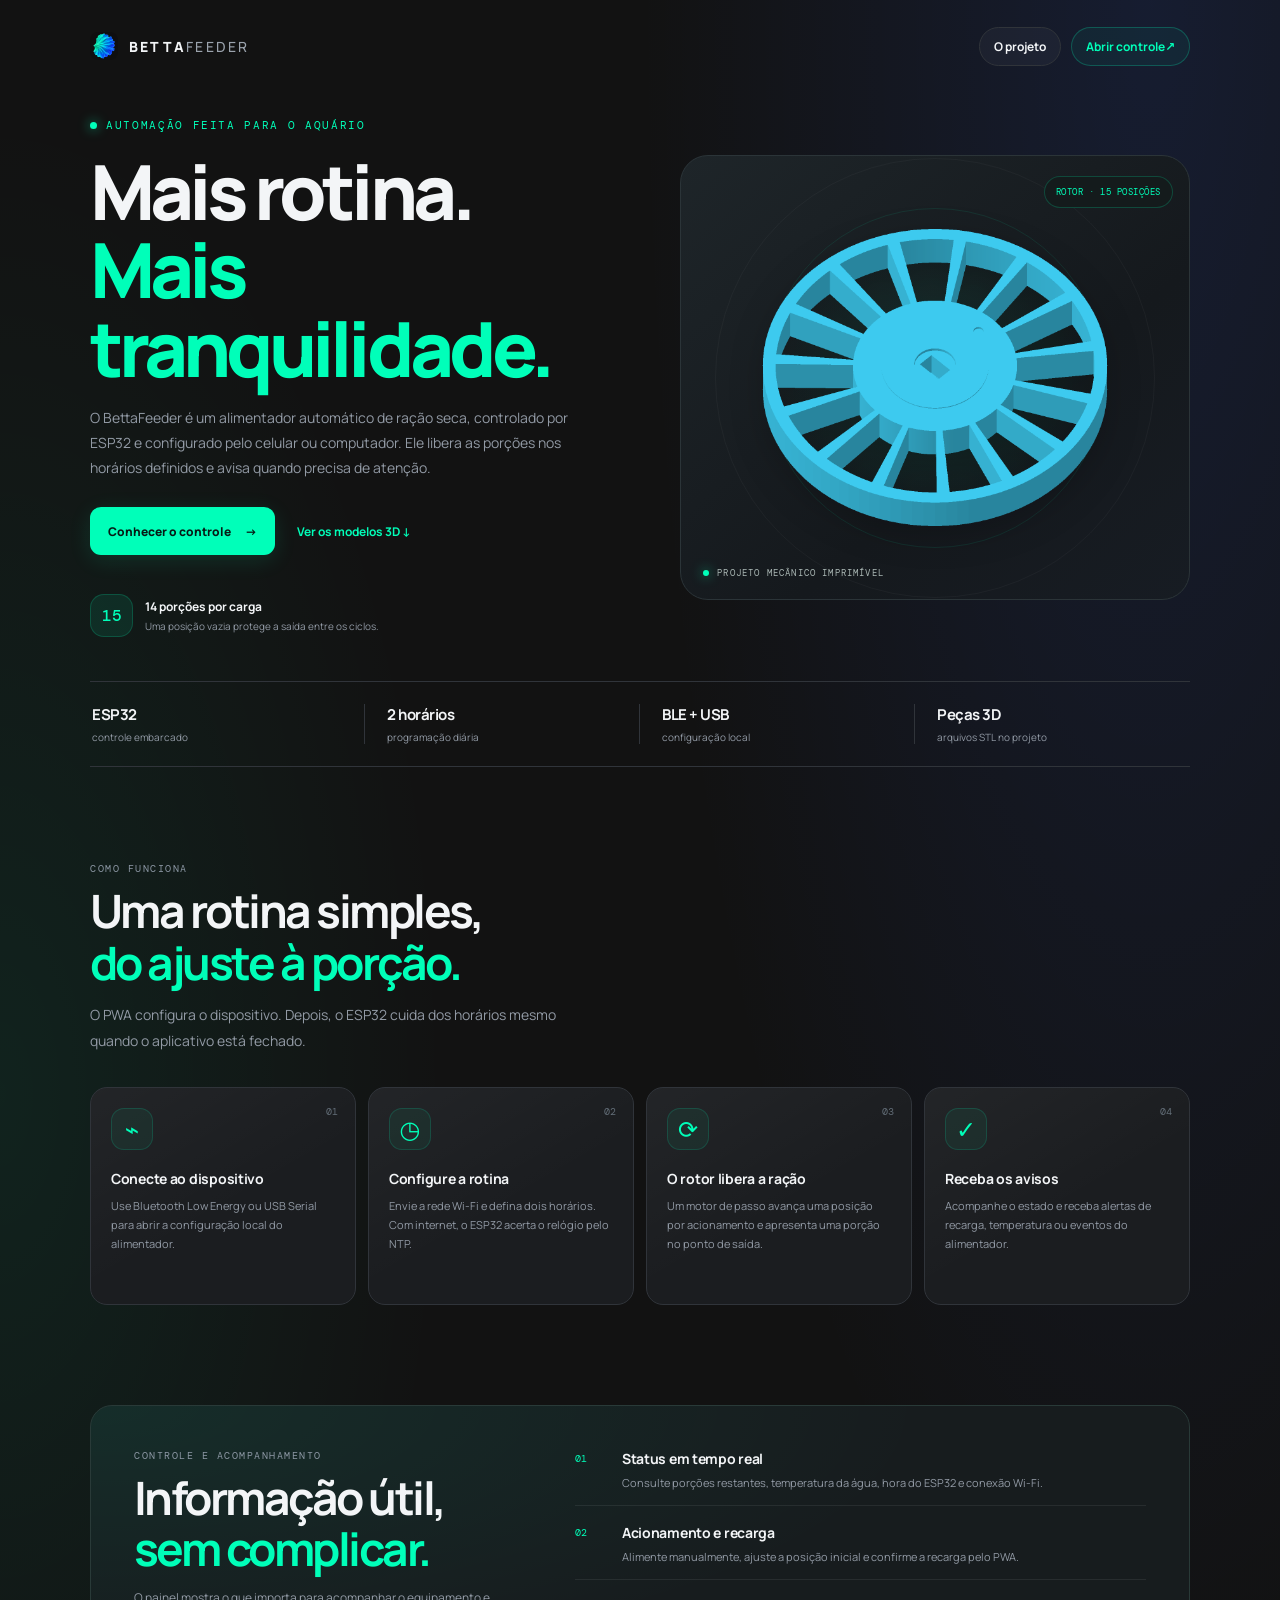
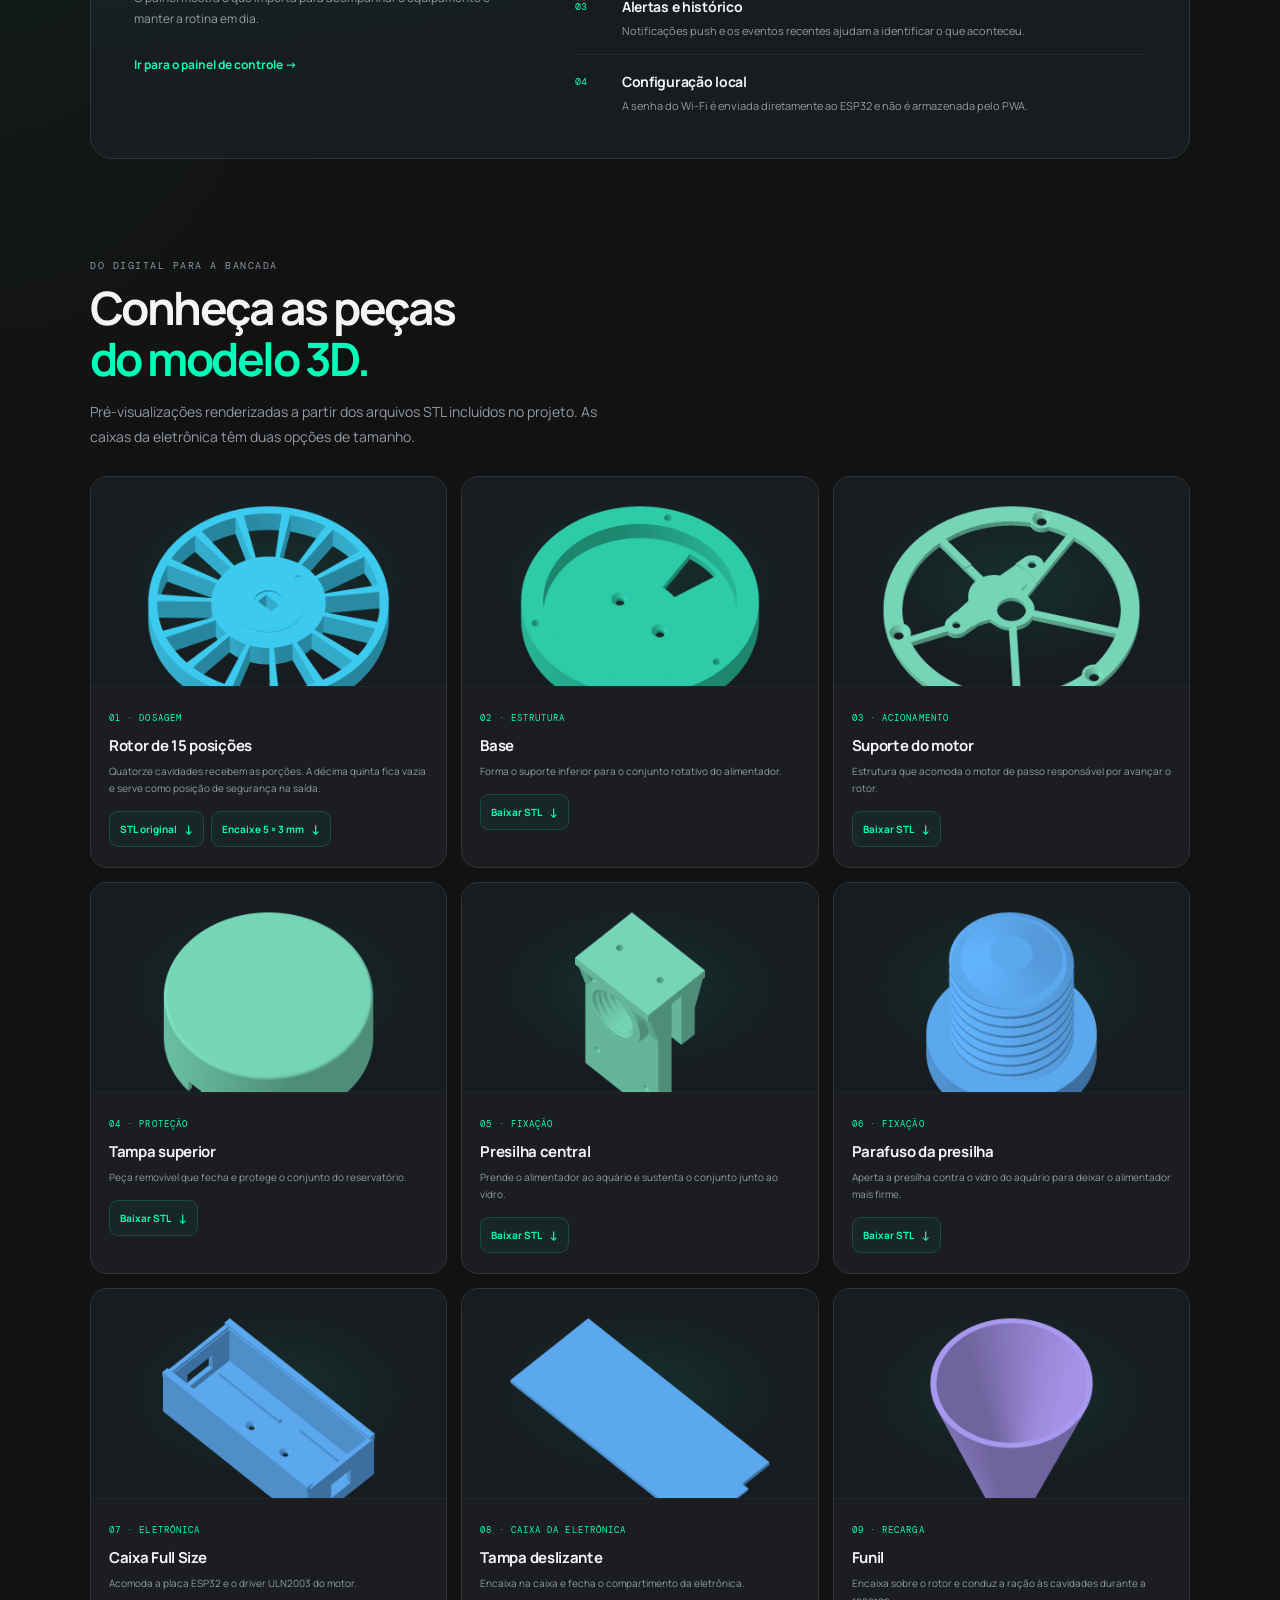
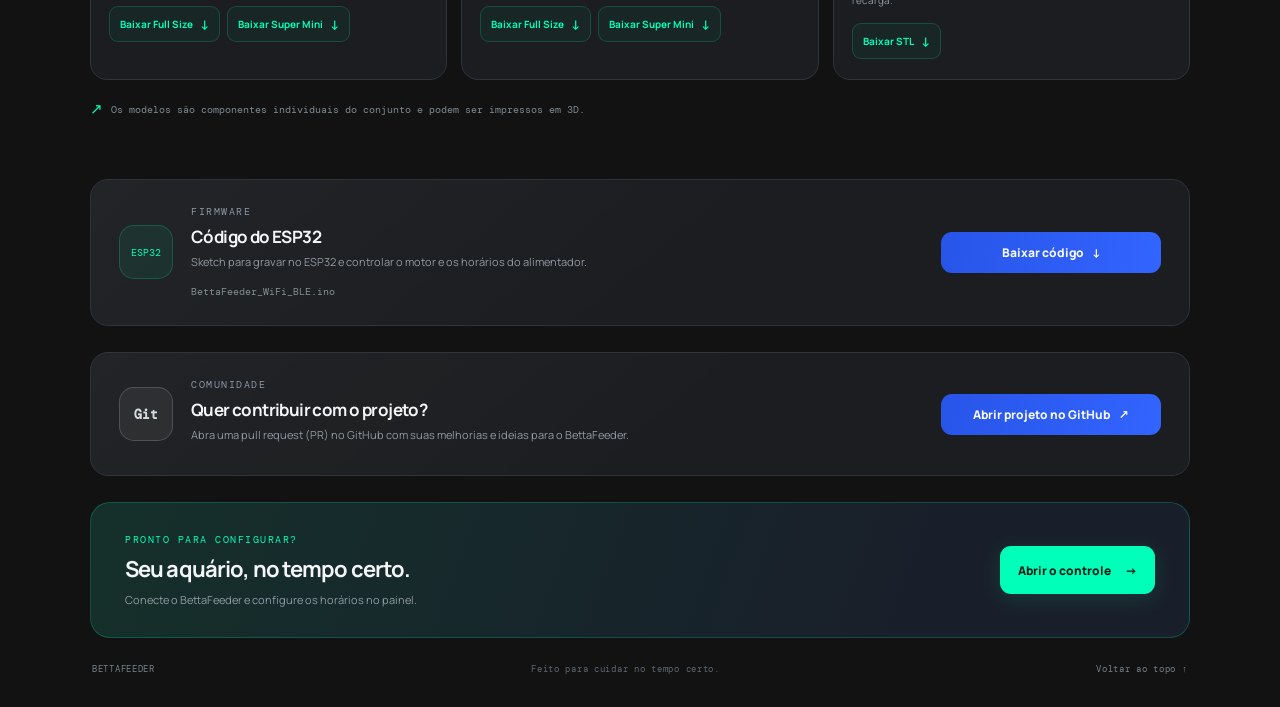
<file: sobre.html>
﻿<!doctype html>
<html lang="pt-BR">

<head>
	<meta charset="utf-8">
	<meta name="viewport" content="width=device-width,initial-scale=1,viewport-fit=cover">
	<meta name="theme-color" content="#121212">
	<meta name="description" content="Conheça o BettaFeeder: alimentador automático de aquário com ESP32, horários programáveis e peças 3D imprimíveis.">
	<title>BettaFeeder · Conheça o projeto</title>
	<link rel="canonical" href="https://betta-feeder.elfolz.app.br/sobre.html">
	<meta property="og:type" content="website">
	<meta property="og:site_name" content="BettaFeeder">
	<meta property="og:locale" content="pt_BR">
	<meta property="og:url" content="https://betta-feeder.elfolz.app.br/sobre.html">
	<meta property="og:title" content="BettaFeeder | Alimentação automática para aquários">
	<meta property="og:description" content="Conheça o alimentador automático BettaFeeder: ESP32, horários programáveis, alertas e modelos imprimíveis em 3D.">
	<meta property="og:image" content="https://betta-feeder.elfolz.app.br/images/og/projeto.png">
	<meta property="og:image:type" content="image/png">
	<meta property="og:image:width" content="1200">
	<meta property="og:image:height" content="630">
	<meta property="og:image:alt" content="Rotor do BettaFeeder em 3D ao lado do título Mais rotina. Mais tranquilidade.">
	<meta name="twitter:card" content="summary_large_image">
	<meta name="twitter:title" content="BettaFeeder | Alimentação automática para aquários">
	<meta name="twitter:description" content="Conheça o alimentador automático BettaFeeder: ESP32, horários programáveis, alertas e modelos imprimíveis em 3D.">
	<meta name="twitter:image" content="https://betta-feeder.elfolz.app.br/images/og/projeto.png">
	<meta name="twitter:image:alt" content="Rotor do BettaFeeder em 3D ao lado do título Mais rotina. Mais tranquilidade.">
	<link rel="manifest" href="./manifest.webmanifest">
	<link rel="icon" href="./icons/icon-192.png">
	<link rel="stylesheet" href="./styles.css">
	<link rel="stylesheet" href="./landing-page.css">
</head>

<body>
	<main class="app-shell landing-shell" id="top">
		<header class="topbar">
			<a class="brand" href="./" aria-label="BettaFeeder controle"><img class="brand-mark" src="./icons/icon-192.png"
					alt="" aria-hidden="true"><span>BETTA<span class="brand-light">FEEDER</span></span></a>
			<nav class="site-nav" aria-label="Navegação principal"><a class="nav-link active" href="./sobre.html"
					aria-current="page">O projeto</a><a class="nav-link nav-cta" href="./">Abrir controle <span
						aria-hidden="true">↗</span></a></nav>
		</header>

		<section class="landing-hero">
			<div class="landing-copy">
				<div class="eyebrow"><span class="pulse-dot"></span> AUTOMAÇÃO FEITA PARA O AQUÁRIO</div>
				<h1>Mais rotina.<br><span>Mais tranquilidade.</span></h1>
				<p>O BettaFeeder é um alimentador automático de ração seca, controlado por ESP32 e configurado pelo celular ou
					computador. Ele libera as porções nos horários definidos e avisa quando precisa de atenção.</p>
				<div class="hero-actions"><a class="button button-primary landing-button" href="./">Conhecer o controle <span
							aria-hidden="true">→</span></a><a class="text-link" href="#modelos">Ver os modelos 3D <span
							aria-hidden="true">↓</span></a></div>
				<div class="hero-note"><span class="hero-note-icon">15</span><span><strong>14 porções por
							carga</strong><small>Uma posição vazia protege a saída entre os ciclos.</small></span></div>
			</div>
			<figure class="hero-model">
				<div class="hero-orbit orbit-one"></div>
				<div class="hero-orbit orbit-two"></div><img src="./images/models/rotor.png"
					alt="Render 3D do rotor de 15 posições do BettaFeeder">
				<figcaption><span class="pulse-dot"></span> PROJETO MECÂNICO IMPRIMÍVEL</figcaption><span
					class="hero-float-tag">ROTOR · 15 POSIÇÕES</span>
			</figure>
		</section>

		<section class="intro-strip" aria-label="Resumo do projeto">
			<div><strong>ESP32</strong><span>controle embarcado</span></div>
			<div><strong>2 horários</strong><span>programação diária</span></div>
			<div><strong>BLE + USB</strong><span>configuração local</span></div>
			<div><strong>Peças 3D</strong><span>arquivos STL no projeto</span></div>
		</section>

		<section class="landing-section" id="como-funciona">
			<div class="section-intro">
				<div class="section-kicker">COMO FUNCIONA</div>
				<h2>Uma rotina simples,<br><span>do ajuste à porção.</span></h2>
				<p>O PWA configura o dispositivo. Depois, o ESP32 cuida dos horários mesmo quando o aplicativo está fechado.</p>
			</div>
			<div class="steps-grid">
				<article class="step-card"><span class="step-index">01</span>
					<div class="step-icon">⌁</div>
					<h3>Conecte ao dispositivo</h3>
					<p>Use Bluetooth Low Energy ou USB Serial para abrir a configuração local do alimentador.</p>
				</article>
				<article class="step-card"><span class="step-index">02</span>
					<div class="step-icon">◷</div>
					<h3>Configure a rotina</h3>
					<p>Envie a rede Wi-Fi e defina dois horários. Com internet, o ESP32 acerta o relógio pelo NTP.</p>
				</article>
				<article class="step-card"><span class="step-index">03</span>
					<div class="step-icon">⟳</div>
					<h3>O rotor libera a ração</h3>
					<p>Um motor de passo avança uma posição por acionamento e apresenta uma porção no ponto de saída.</p>
				</article>
				<article class="step-card"><span class="step-index">04</span>
					<div class="step-icon">✓</div>
					<h3>Receba os avisos</h3>
					<p>Acompanhe o estado e receba alertas de recarga, temperatura ou eventos do alimentador.</p>
				</article>
			</div>
		</section>

		<section class="feature-band">
			<div class="feature-copy">
				<div class="section-kicker">CONTROLE E ACOMPANHAMENTO</div>
				<h2>Informação útil,<br><span>sem complicar.</span></h2>
				<p>O painel mostra o que importa para acompanhar o equipamento e manter a rotina em dia.</p><a class="text-link"
					href="./">Ir para o painel de controle <span aria-hidden="true">→</span></a>
			</div>
			<div class="feature-list">
				<div class="feature-item"><span class="feature-mark">01</span>
					<div>
						<h3>Status em tempo real</h3>
						<p>Consulte porções restantes, temperatura da água, hora do ESP32 e conexão Wi-Fi.</p>
					</div>
				</div>
				<div class="feature-item"><span class="feature-mark">02</span>
					<div>
						<h3>Acionamento e recarga</h3>
						<p>Alimente manualmente, ajuste a posição inicial e confirme a recarga pelo PWA.</p>
					</div>
				</div>
				<div class="feature-item"><span class="feature-mark">03</span>
					<div>
						<h3>Alertas e histórico</h3>
						<p>Notificações push e os eventos recentes ajudam a identificar o que aconteceu.</p>
					</div>
				</div>
				<div class="feature-item"><span class="feature-mark">04</span>
					<div>
						<h3>Configuração local</h3>
						<p>A senha do Wi-Fi é enviada diretamente ao ESP32 e não é armazenada pelo PWA.</p>
					</div>
				</div>
			</div>
		</section>

		<section class="landing-section models-section" id="modelos">
			<div class="section-intro model-intro">
				<div class="section-kicker">DO DIGITAL PARA A BANCADA</div>
				<h2>Conheça as peças<br><span>do modelo 3D.</span></h2>
				<p>Pré-visualizações renderizadas a partir dos arquivos STL incluídos no projeto. As caixas da eletrônica têm
					duas opções de tamanho.</p>
			</div>
			<div class="model-grid">
				<article class="model-card">
					<div class="model-art"><img src="./images/models/rotor.png" alt="Modelo 3D do rotor com 15 cavidades"></div>
					<div class="model-info"><span class="model-label">01 · DOSAGEM</span>
						<h3>Rotor de 15 posições</h3>
						<p>Quatorze cavidades recebem as porções. A décima quinta fica vazia e serve como posição de segurança na
							saída.</p>
					<div class="model-downloads">
						<a class="model-download" href="./models/02_rotor_15_porcoes.stl" download aria-label="Baixar rotor original">STL original <span aria-hidden="true">&#8595;</span></a>
						<a class="model-download" href="./models/02_rotor_15_porcoes_eixo_5x3.stl" download aria-label="Baixar rotor com encaixe de eixo 5 por 3 milímetros">Encaixe 5 × 3 mm <span aria-hidden="true">&#8595;</span></a>
					</div></div>
				</article>
				<article class="model-card">
					<div class="model-art"><img src="./images/models/base.png" alt="Modelo 3D da base do alimentador"></div>
					<div class="model-info"><span class="model-label">02 · ESTRUTURA</span>
						<h3>Base</h3>
						<p>Forma o suporte inferior para o conjunto rotativo do alimentador.</p>
					<div class="model-downloads"><a class="model-download" href="./models/01_base.stl" download aria-label="Baixar arquivo 01_base.stl">Baixar STL <span aria-hidden="true">&#8595;</span></a></div></div>
				</article>
				<article class="model-card">
					<div class="model-art"><img src="./images/models/suporte-motor.png" alt="Modelo 3D do suporte do motor">
					</div>
					<div class="model-info"><span class="model-label">03 · ACIONAMENTO</span>
						<h3>Suporte do motor</h3>
						<p>Estrutura que acomoda o motor de passo responsável por avançar o rotor.</p>
					<div class="model-downloads"><a class="model-download" href="./models/03_esqueleto_motor.stl" download aria-label="Baixar arquivo 03_esqueleto_motor.stl">Baixar STL <span aria-hidden="true">&#8595;</span></a></div></div>
				</article>
				<article class="model-card">
					<div class="model-art"><img src="./images/models/tampa.png" alt="Modelo 3D da tampa superior removível">
					</div>
					<div class="model-info"><span class="model-label">04 · PROTEÇÃO</span>
						<h3>Tampa superior</h3>
						<p>Peça removível que fecha e protege o conjunto do reservatório.</p>
					<div class="model-downloads"><a class="model-download" href="./models/04_tampa_superior_removivel.stl" download aria-label="Baixar arquivo 04_tampa_superior_removivel.stl">Baixar STL <span aria-hidden="true">&#8595;</span></a></div></div>
				</article>
				<article class="model-card">
					<div class="model-art"><img src="./images/models/presilha.png"
							alt="Modelo 3D da presilha que fixa o alimentador ao aquário"></div>
					<div class="model-info"><span class="model-label">05 &#183; FIXA&#199;&#195;O</span>
						<h3>Presilha central</h3>
						<p>Prende o alimentador ao aquário e sustenta o conjunto junto ao vidro.</p>
					<div class="model-downloads"><a class="model-download" href="./models/05_presilha_central.stl" download aria-label="Baixar arquivo 05_presilha_central.stl">Baixar STL <span aria-hidden="true">&#8595;</span></a></div></div>
				</article>
				<article class="model-card">
					<div class="model-art"><img src="./images/models/parafuso-presilha.png"
							alt="Modelo 3D do parafuso que aperta a presilha contra o vidro do aquário"></div>
					<div class="model-info"><span class="model-label">06 &#183; FIXA&#199;&#195;O</span>
						<h3>Parafuso da presilha</h3>
						<p>Aperta a presilha contra o vidro do aquário para deixar o alimentador mais firme.</p>
					<div class="model-downloads"><a class="model-download" href="./models/06_parafuso_presilha.stl" download aria-label="Baixar arquivo 06_parafuso_presilha.stl">Baixar STL <span aria-hidden="true">&#8595;</span></a></div></div>
				</article>
				<article class="model-card">
					<div class="model-art"><img src="./images/models/caixa-full-size.png"
							alt="Modelo 3D da caixa para ESP32 de tamanho completo"></div>
					<div class="model-info"><span class="model-label">07 · ELETRÔNICA</span>
						<h3>Caixa Full Size</h3>
						<p>Acomoda a placa ESP32 e o driver ULN2003 do motor.</p>
					<div class="model-downloads"><a class="model-download" href="./models/07_02_caixa_ESP32_Full_Size.stl" download aria-label="Baixar arquivo 07_02_caixa_ESP32_Full_Size.stl">Baixar Full Size <span aria-hidden="true">&#8595;</span></a><a class="model-download" href="./models/07_01_caixa_ESP32_Super_Mini_ULN2003.stl" download aria-label="Baixar arquivo 07_01_caixa_ESP32_Super_Mini_ULN2003.stl">Baixar Super Mini <span aria-hidden="true">&#8595;</span></a></div></div>
				</article>
				<article class="model-card">
					<div class="model-art"><img src="./images/models/tampa-caixa.png"
							alt="Modelo 3D da tampa deslizante da caixa do ESP32"></div>
					<div class="model-info"><span class="model-label">08 &#183; CAIXA DA ELETR&#212;NICA</span>
						<h3>Tampa deslizante</h3>
						<p>Encaixa na caixa e fecha o compartimento da eletrônica.</p>
					<div class="model-downloads"><a class="model-download" href="./models/08_02_tampa_caixa_deslizante_Full_Size.stl" download aria-label="Baixar arquivo 08_02_tampa_caixa_deslizante_Full_Size.stl">Baixar Full Size <span aria-hidden="true">&#8595;</span></a><a class="model-download" href="./models/08_01_tampa_caixa_deslizante_Super_Mini.stl" download aria-label="Baixar arquivo 08_01_tampa_caixa_deslizante_Super_Mini.stl">Baixar Super Mini <span aria-hidden="true">&#8595;</span></a></div></div>
				</article>
				<article class="model-card">
					<div class="model-art"><img src="./images/models/funil.png" alt="Modelo 3D do funil usado na recarga"></div>
					<div class="model-info"><span class="model-label">09 &#183; RECARGA</span>
						<h3>Funil</h3>
						<p>Encaixa sobre o rotor e conduz a ração às cavidades durante a recarga.</p>
					<div class="model-downloads"><a class="model-download" href="./models/09_funil.stl" download aria-label="Baixar arquivo 09_funil.stl">Baixar STL <span aria-hidden="true">&#8595;</span></a></div></div>
				</article>
			</div>
			<p class="models-caption"><span>↗</span> Os modelos são componentes individuais do conjunto e podem ser impressos
				em 3D.</p>
		</section>

		<section class="firmware-download" aria-labelledby="firmwareTitle">
			<div class="firmware-mark" aria-hidden="true">ESP32</div>
			<div class="firmware-copy"><div class="section-kicker">FIRMWARE</div><h2 id="firmwareTitle">Código do ESP32</h2><p>Sketch para gravar no ESP32 e controlar o motor e os horários do alimentador.</p><code>BettaFeeder_WiFi_BLE.ino</code></div>
			<a class="button button-secondary firmware-button" href="./BettaFeeder_WiFi_BLE/BettaFeeder_WiFi_BLE.ino" download>Baixar código <span aria-hidden="true">&#8595;</span></a>
		</section>

		<section class="firmware-download github-contribute" aria-labelledby="contributeTitle">
			<div class="firmware-mark github-mark" aria-hidden="true">Git</div>
			<div class="firmware-copy"><div class="section-kicker">COMUNIDADE</div><h2 id="contributeTitle">Quer contribuir com o projeto?</h2><p>Abra uma pull request (PR) no GitHub com suas melhorias e ideias para o BettaFeeder.</p></div>
			<a class="button button-secondary firmware-button" href="https://github.com/elfolz/betta-feeder" target="_blank" rel="noopener noreferrer">Abrir projeto no GitHub <span aria-hidden="true">&#8599;</span></a>
		</section>

		<section class="closing-cta">
			<div>
				<div class="section-kicker">PRONTO PARA CONFIGURAR?</div>
				<h2>Seu aquário, no tempo certo.</h2>
				<p>Conecte o BettaFeeder e configure os horários no painel.</p>
			</div><a class="button button-primary landing-button" href="./">Abrir o controle <span
					aria-hidden="true">→</span></a>
		</section>
		<footer><a href="./" class="footer-brand">BETTAFEEDER</a><span>Feito para cuidar no tempo certo.</span><a
				href="#top" class="footer-top">Voltar ao topo ↑</a></footer>
	</main>
</body>

</html>
</file>
<file: styles.css>
@import url('https://fonts.googleapis.com/css2?family=DM+Mono:wght@400;500&family=Manrope:wght@400;500;600;700;800&display=swap');

:root {
	color-scheme: dark;
	--bg: #121212;
	--panel: #1b1d20;
	--panel2: #202328;
	--line: #30343a;
	--text: #f3f5f7;
	--muted: #929aa5;
	--mint: #00ffb9;
	--blue: #3264ff;
	--danger: #ff4040;
	--semaphore-red: #ff4040;
	--semaphore-yellow: #ffe135;
	--semaphore-green: #3cd070;
	--semaphore-neutral: #e7ebef;
	--radius: 18px;
	font-family: Manrope, system-ui, sans-serif
}

* {
	box-sizing: border-box
}

body {
	margin: 0;
	background: radial-gradient(ellipse at 90% 0%, rgba(50, 100, 255, .13), transparent 32rem), radial-gradient(ellipse at 0% 28%, rgba(0, 255, 185, .07), transparent 28rem), var(--bg);
	color: var(--text);
	min-height: 100vh
}

button,
input {
	font: inherit
}

button {
	cursor: pointer
}

.confirm-dialog {
	width: min(100% - 32px, 430px);
	padding: 0;
	border: 1px solid var(--line);
	border-radius: var(--radius);
	background: transparent;
	color: var(--text);
	box-shadow: 0 24px 80px rgba(0, 0, 0, .55)
}

.confirm-dialog::backdrop {
	background: rgba(8, 11, 16, .48);
	backdrop-filter: blur(10px);
	-webkit-backdrop-filter: blur(10px)
}

.confirm-card {
	padding: 24px;
	background: linear-gradient(145deg, #22272d, #191c20)
}

.confirm-card h2 {
	margin: 10px 0 8px;
	font-size: 21px
}

.confirm-card p {
	margin: 0;
	color: var(--muted);
	line-height: 1.6
}

.confirm-actions {
	display: flex;
	justify-content: flex-end;
	gap: 10px;
	margin-top: 24px
}

.app-shell {
	width: min(100% - 32px, 760px);
	margin: 0 auto;
	padding: 22px 0 32px
}

.topbar {
	height: 48px;
	display: flex;
	align-items: center;
	justify-content: space-between;
	margin-bottom: 54px
}

.brand {
	display: flex;
	gap: 11px;
	align-items: center;
	color: var(--text);
	font-size: 14px;
	font-weight: 800;
	letter-spacing: .16em;
	text-decoration: none
}

.brand-light {
	font-weight: 500;
	color: #9ba3ad
}

.brand-mark {
	height: 28px;
	width: 28px;
	border-radius: 8px;
	display: block;
	object-fit: cover;
	flex: none
}

.version,
.step-tag {
	font: 11px 'DM Mono', monospace;
	color: #aab2bd;
	border: 1px solid var(--line);
	border-radius: 99px;
	padding: 7px 10px;
	letter-spacing: .04em
}

.hero {
	margin-bottom: 30px
}

.eyebrow,
.section-kicker,
.log-heading {
	font: 11px 'DM Mono', monospace;
	letter-spacing: .15em;
	color: var(--mint)
}

.eyebrow {
	display: flex;
	align-items: center;
	gap: 9px
}

.pulse-dot,
.status-badge i {
	width: 7px;
	height: 7px;
	border-radius: 50%;
	background: var(--mint);
	box-shadow: 0 0 12px rgba(0, 255, 185, .7)
}

h1 {
	font-size: clamp(40px, 8vw, 66px);
	line-height: 1.03;
	letter-spacing: -.065em;
	margin: 17px 0 14px;
	font-weight: 800
}

h1 span {
	color: var(--mint)
}

.hero p,
.helper {
	color: var(--muted);
	font-size: 14px;
	line-height: 1.65;
	max-width: 560px;
	margin: 0
}

.panel {
	background: linear-gradient(145deg, rgba(255, 255, 255, .025), transparent 45%), var(--panel);
	border: 1px solid var(--line);
	border-radius: var(--radius);
	padding: 23px;
	margin: 14px 0;
	box-shadow: 0 16px 50px rgba(0, 0, 0, .12)
}

.card-heading {
	display: flex;
	justify-content: space-between;
	align-items: center;
	gap: 16px;
	margin-bottom: 18px
}

.section-kicker {
	font-size: 10px;
	color: #8c97a4;
	margin-bottom: 7px
}

h2 {
	font-size: 19px;
	letter-spacing: -.035em;
	margin: 0;
	font-weight: 700
}

.status-badge {
	display: inline-flex;
	align-items: center;
	gap: 7px;
	border-radius: 99px;
	padding: 7px 10px;
	font-size: 11px;
	white-space: nowrap;
	background: rgba(255, 89, 100, .09);
	color: #ff9299;
	border: 1px solid rgba(255, 89, 100, .22)
}

.status-badge i {
	background: var(--danger);
	box-shadow: none
}

.status-badge.online {
	color: var(--mint);
	background: rgba(0, 255, 185, .07);
	border-color: rgba(0, 255, 185, .22)
}

.status-badge.online i {
	background: var(--mint);
	box-shadow: 0 0 10px rgba(0, 255, 185, .6)
}

.device-row {
	display: flex;
	align-items: center;
	gap: 13px
}

.device-icon {
	width: 43px;
	height: 43px;
	border-radius: 13px;
	background: rgba(0, 255, 185, .09);
	display: grid;
	place-items: center;
	color: var(--mint);
	flex: none
}

.device-icon svg {
	width: 22px;
	fill: none;
	stroke: currentColor;
	stroke-width: 1.7;
	stroke-linecap: round;
	stroke-linejoin: round
}

.device-copy {
	min-width: 0;
	flex: 1;
	display: flex;
	flex-direction: column;
	gap: 4px
}

.device-copy strong {
	font-size: 14px
}

.device-copy small {
	color: var(--muted);
	font-size: 11px
}

.button {
	border: 0;
	border-radius: 11px;
	padding: 12px 15px;
	font-weight: 800;
	font-size: 12px;
	transition: transform .15s, filter .15s, opacity .15s
}

.button:hover:not(:disabled) {
	filter: brightness(1.08);
	transform: translateY(-1px)
}

.button:disabled {
	opacity: .38;
	cursor: not-allowed
}

button:disabled {
	background: #34383e;
	color: #858d97;
	border-color: #41464e;
	opacity: 1;
	box-shadow: none;
	cursor: not-allowed
}

.button-primary {
	color: #071b16;
	background: var(--mint);
	box-shadow: 0 5px 22px rgba(0, 255, 185, .12)
}

.connect-spinner {
	display: none;
	width: 13px;
	height: 13px;
	border: 2px solid rgba(7, 27, 22, .28);
	border-top-color: #071b16;
	border-radius: 50%;
	animation: connect-spin .7s linear infinite;
	vertical-align: -2px;
	margin-right: 7px
}

.button-primary.is-loading .connect-spinner,
.button-secondary.is-loading .connect-spinner,
.button-ghost.is-loading .connect-spinner {
	display: inline-block
}

.button-primary.is-loading,
.button-secondary.is-loading {
	cursor: wait
}

.button-secondary.is-loading .connect-spinner,
.button-ghost.is-loading .connect-spinner {
	border-color: rgba(255, 255, 255, .35);
	border-top-color: #fff
}

button.button-primary:disabled.is-loading .connect-spinner {
	border-color: rgba(133, 141, 151, .35);
	border-top-color: #858d97
}

@keyframes connect-spin {
	to {
		transform: rotate(360deg)
	}
}

.button-secondary {
	color: #f7f9fc;
	background: linear-gradient(100deg, #2855e8, #3264ff)
}

.button-ghost {
	background: #292d33;
	color: #dbe0e6;
	border: 1px solid #3b4149
}

.motor-jog-controls {
	display: inline-flex;
	gap: 8px
}

.motor-jog-button {
	min-width: 48px;
	font-size: 22px;
	line-height: 1
}

.button-danger {
	background: rgba(255, 89, 100, .12);
	border: 1px solid rgba(255, 89, 100, .3);
	color: #ff9299
}

.full {
	width: 100%;
	margin-top: 17px
}

.feeding-history {
	margin-top: 20px;
	padding-top: 17px;
	border-top: 1px solid var(--line)
}

.feeding-history h3 {
	margin: 0 0 12px;
	font-size: 14px
}

.feeding-history-list {
	margin: 0;
	padding: 0;
	list-style: none;
	display: grid;
	gap: 8px;
	max-height: 180px;
	overflow-y: auto;
	overscroll-behavior: contain;
	padding-right: 4px
}

.feeding-history-list li {
	padding: 11px 13px;
	background: #17191d;
	border: 1px solid var(--line);
	border-radius: 10px;
	color: var(--text);
	font-size: 13px
}

.feeding-history-list .feed-history-skeleton {
	height: 42px;
	padding: 0;
	border-color: transparent;
	background: linear-gradient(100deg, #202329 20%, #343941 45%, #202329 70%);
	background-size: 220% 100%;
	animation: firmware-shimmer 1.25s ease-in-out infinite
}

@media (prefers-reduced-motion: reduce) {
	.feeding-history-list .feed-history-skeleton {
		animation: none;
		background-position: 50% 0
	}
}

.feeding-history-list .feed-success {
	border-left: 3px solid var(--mint)
}

.feeding-history-list .feed-failure {
	border-left: 3px solid #ff9299
}

.feeding-history-note {
	margin-top: 12px
}

.motor-test-banner {
	margin: 12px 0 0;
	padding: 10px 12px;
	border: 1px solid rgba(255, 190, 92, .4);
	border-radius: 10px;
	background: rgba(255, 190, 92, .1);
	color: #ffd28e;
	font-size: 12px;
	font-weight: 700;
	line-height: 1.45
}

.time-grid {
	display: grid;
	grid-template-columns: 1fr 1fr;
	gap: 12px;
	margin-top: 20px
}

.time-field,
.input-field {
	display: flex;
	flex-direction: column;
	gap: 9px
}

.input-field {
	margin-top: 17px
}

.time-field>span,
.input-field>span {
	font-size: 12px;
	color: #c4cbd3;
	font-weight: 600
}

.meal-number {
	font: 11px 'DM Mono', monospace;
	color: var(--mint);
	margin-right: 7px
}

.meal-number.blue {
	color: #7795ff
}

input,
textarea {
	width: 100%;
	min-width: 0;
	background: #111316;
	border: 1px solid #373d45;
	color: var(--text);
	border-radius: 10px;
	padding: 13px 12px;
	outline: none;
	accent-color: var(--mint);
	font-size: 14px
}

textarea {
	min-height: 120px;
	font: 12px 'DM Mono', monospace;
	line-height: 1.5;
	overflow-wrap: anywhere;
	resize: none;
}

input:disabled,
textarea:disabled,
select:disabled {
	background: #34383e;
	color: #858d97;
	border-color: #41464e;
	opacity: 1;
	cursor: not-allowed
}

input.firmware-loading,
textarea.firmware-loading,
.status-item strong.firmware-loading,
.helper.firmware-loading {
	color: transparent;
	background: linear-gradient(100deg, #34383e 20%, #505761 45%, #34383e 70%);
	background-size: 220% 100%;
	animation: firmware-shimmer 1.25s ease-in-out infinite
}

.status-item strong.firmware-loading,
.helper.firmware-loading {
	display: inline-block;
	min-width: 55%;
	min-height: 1em;
	border-radius: 4px
}

input.firmware-loading::placeholder,
textarea.firmware-loading::placeholder {
	color: transparent
}

@keyframes firmware-shimmer {
	to {
		background-position: -220% 0
	}
}

input:focus,
textarea:focus {
	border-color: var(--mint);
	box-shadow: 0 0 0 3px rgba(0, 255, 185, .08)
}

input[type=time] {
	font: 18px 'DM Mono', monospace
}

input::placeholder,
textarea::placeholder {
	color: #626b76;
	font-size: 12px
}

.wifi-grid {
	display: grid;
	grid-template-columns: repeat(2, minmax(0, 1fr));
	gap: 12px
}

.wifi-grid .input-field {
	min-width: 0
}

.password-wrap {
	position: relative
}

.password-wrap input {
	padding-right: 76px
}

.visibility-button {
	position: absolute;
	right: 8px;
	top: 50%;
	transform: translateY(-50%);
	border: 0;
	background: transparent;
	color: var(--mint);
	font-size: 11px;
	font-weight: 700;
	padding: 8px
}

.privacy-note {
	display: flex;
	align-items: center;
	gap: 7px;
	color: #808a96;
	font-size: 10px;
	line-height: 1.5;
	margin: 15px 0 0
}

.privacy-note svg {
	width: 14px;
	height: 14px;
	stroke: var(--mint);
	fill: none;
	stroke-width: 1.7;
	flex: none
}

.status-grid {
	display: grid;
	grid-template-columns: 1fr 1fr 1fr;
	gap: 1px;
	background: var(--line);
	border: 1px solid var(--line);
	border-radius: 12px;
	overflow: hidden
}

.status-item {
	background: #17191d;
	padding: 14px;
	min-width: 0;
	text-overflow: ellipsis;
	white-space: nowrap;
	overflow: hidden;
}

.status-item small {
	display: block;
	color: var(--muted);
	font-size: 10px;
	margin-bottom: 7px
}

.status-item strong {
	font: 13px 'DM Mono', monospace;
	color: #e7ebef;
	overflow-wrap: anywhere;
	white-space: nowrap;
}

.status-item strong.semaphore-red { color: var(--semaphore-red) }
.status-item strong.semaphore-yellow { color: var(--semaphore-yellow) }
.status-item strong.semaphore-green { color: var(--semaphore-green) }
.status-item strong.semaphore-neutral { color: var(--semaphore-neutral) }

.status-actions {
	display: grid;
	grid-template-columns: repeat(2, minmax(0, 1fr));
	gap: 10px;
	margin-top: 14px
}

.status-panel .status-actions {
	grid-template-columns: repeat(3, minmax(0, 1fr))
}

.motor-alignment-actions {
	display: flex;
	align-items: center;
	gap: 10px;
	margin-top: 16px
}

.motor-alignment-actions #homeButton {
	flex: 1
}

.small {
	font-size: 11px;
	margin-top: 13px
}

.notification-heading {
	font-size: 12px;
	margin: 20px 0 8px;
	color: #dbe0e6
}

.notification-toggle-row {
	display: flex;
	align-items: center;
	justify-content: space-between;
	gap: 18px;
	padding: 16px;
	margin-top: 14px;
	border: 1px solid var(--line);
	border-radius: 14px;
	background: rgba(255, 255, 255, .025)
}

.notification-toggle-copy {
	display: flex;
	flex-direction: column;
	gap: 4px
}

.notification-toggle-copy strong {
	font-size: 14px
}

.notification-toggle-copy small {
	color: var(--muted);
	font-size: 12px
}

.toggle-switch {
	position: relative;
	width: 54px;
	height: 30px;
	flex: none
}

.toggle-switch input {
	position: absolute;
	width: 1px;
	height: 1px;
	margin: 0;
	opacity: 0
}

#notificationDetails[hidden] {
	display: none
}

.toggle-track {
	position: absolute;
	inset: 0;
	border: 1px solid #4a515a;
	border-radius: 99px;
	background: #30353b;
	cursor: pointer;
	transition: background .18s ease, border-color .18s ease
}

.toggle-track::before {
	position: absolute;
	left: 3px;
	top: 3px;
	width: 22px;
	height: 22px;
	border-radius: 50%;
	background: #f3f5f7;
	content: '';
	transition: transform .18s ease
}

.toggle-switch input:checked + .toggle-track {
	border-color: var(--mint);
	background: rgba(0, 255, 185, .32)
}

.toggle-switch input:checked + .toggle-track::before {
	transform: translateX(24px);
	background: var(--mint)
}

.toggle-switch input:focus-visible + .toggle-track {
	box-shadow: 0 0 0 3px rgba(0, 255, 185, .2)
}

.toggle-switch input:disabled + .toggle-track {
	cursor: not-allowed;
	opacity: .55
}

.notification-list {
	list-style: none;
	padding: 0;
	margin: 0;
	display: grid;
	gap: 1px;
	background: var(--line);
	border: 1px solid var(--line);
	border-radius: 12px;
	overflow: hidden
}

.notification-list li {
	display: flex;
	flex-direction: column;
	gap: 5px;
	background: #17191d;
	padding: 12px 14px
}

.notification-list strong {
	font-size: 11px;
	color: var(--mint)
}

.notification-list span {
	font-size: 11px;
	line-height: 1.55;
	color: var(--muted)
}

.icon-button {
	border: 1px solid var(--line);
	background: #24282e;
	color: var(--mint);
	width: 34px;
	height: 34px;
	border-radius: 10px;
	font-size: 22px;
	line-height: 1
}

.log-panel {
	padding: 16px 4px 4px
}

.log-heading {
	display: flex;
	justify-content: space-between;
	align-items: center;
	color: #89939f;
	font-size: 10px
}

.text-button {
	border: 0;
	background: none;
	color: var(--mint);
	font-size: 11px
}

.log {
	margin-top: 10px;
	background: #17191d;
	border: 1px solid #2b3036;
	border-radius: 12px;
	padding: 12px;
	max-height: 180px;
	overflow: auto
}

.log-empty {
	color: #69727d;
	font-size: 11px;
	padding: 8px
}

.log-entry {
	font: 11px/1.55 'DM Mono', monospace;
	color: #b8c0ca;
	padding: 5px 0;
	border-bottom: 1px solid rgba(255, 255, 255, .04);
	overflow-wrap: anywhere
}

.log-entry:last-child {
	border: 0
}

.log-entry .time {
	color: var(--mint);
	margin-right: 8px
}

.log-entry.motor-test-log-entry {
	border-left: 3px solid #ffbe5c;
	padding-left: 8px;
	color: #ffd28e
}

.notice {
	padding: 12px;
	border-radius: 10px;
	font-size: 11px;
	line-height: 1.5;
	margin-top: 15px
}

.warning {
	background: rgba(255, 185, 77, .08);
	border: 1px solid rgba(255, 185, 77, .22);
	color: #e8c58e
}

.hidden {
	display: none !important
}

footer {
	display: flex;
	justify-content: space-between;
	gap: 10px;
	color: #5e6873;
	font: 9px 'DM Mono', monospace;
	letter-spacing: .08em;
	padding: 25px 2px 0
}

.toast {
	position: fixed;
	left: 50%;
	bottom: 22px;
	transform: translate(-50%, 20px);
	opacity: 0;
	pointer-events: none;
	background: #e8fff8;
	color: #08251d;
	border-radius: 10px;
	padding: 12px 16px;
	font-size: 12px;
	font-weight: 700;
	box-shadow: 0 10px 35px #0008;
	transition: .2s;
	max-width: calc(100% - 32px);
	z-index: 5
}

.toast.show {
	opacity: 1;
	transform: translate(-50%, 0)
}

@media(max-width:560px) {
	.app-shell {
		width: min(100% - 24px, 760px);
		padding-top: 14px
	}

	.topbar {
		margin-bottom: 38px
	}

	.panel {
		padding: 18px
	}

	.device-row {
		flex-wrap: wrap
	}

	.device-copy {
		min-width: calc(100% - 70px)
	}

	.device-row .button {
		width: 100%
	}

	.time-grid {
		grid-template-columns: 1fr
	}

	.motor-alignment-actions {
		align-items: stretch
	}

	footer {
		flex-direction: column
	}

	.status-grid {
		grid-template-columns: repeat(2, minmax(0, 1fr))
	}

	.status-item {
		padding: 9px 7px
	}

	.status-item small {
		font-size: 9px
	}

	.status-item strong {
		font-size: 11px
	}

	.wifi-grid {
		gap: 8px
	}

	.wifi-grid .input-field>span {
		font-size: 10px
	}

	.wifi-grid .password-wrap input {
		padding-right: 58px
	}

	.wifi-grid .visibility-button {
		right: 2px;
		padding: 6px 4px;
		font-size: 10px
	}
}

.site-nav {
	display: flex;
	align-items: center;
	gap: 10px;
}

.nav-link {
	display: inline-flex;
	align-items: center;
	justify-content: center;
	padding: 9px 13px;
	border: 1px solid rgba(0, 255, 185, .23);
	border-radius: 999px;
	background: rgba(0, 255, 185, .05);
	color: var(--mint);
	font-size: 11px;
	font-weight: 700;
	text-decoration: none;
	transition: background .2s, border-color .2s, color .2s;
}

.nav-link:hover {
	border-color: rgba(0, 255, 185, .45);
	background: rgba(0, 255, 185, .1);
	color: #b1ffe9;
}

@media (max-width: 560px) {
	.nav-link {
		padding: 8px 10px;
		font-size: 10px;
	}
}
</file>
<file: landing-page.css>
﻿.site-nav {
	display: flex;
	align-items: center;
	gap: 10px;
}
.nav-link {
	color: #aab2bd;
	text-decoration: none;
	font-size: 12px;
	font-weight: 700;
	padding: 10px 14px;
	border-radius: 99px;
	border: 1px solid transparent;
	transition: .2s;
}
.nav-link:hover,.nav-link.active {
	color: var(--text);
	border-color: var(--line);
	background: rgba(255,255,255,.035);
}
.nav-link.nav-cta {
	color: var(--mint);
	border-color: rgba(0,255,185,.23);
	background: rgba(0,255,185,.05);
}
.landing-shell {
	max-width: 1100px;
	width: min(100% - 48px,1100px);
}
.landing-shell .topbar {
	margin-bottom: 36px;
}
.landing-hero {
	min-height: 495px;
	display: grid;
	grid-template-columns: 1fr .9fr;
	align-items: center;
	gap: 24px;
	padding: 12px 0 42px;
}
.landing-copy {
	position: relative;
	z-index: 1;
}
.landing-copy h1 {
	font-size: clamp(48px,7vw,76px);
	margin: 20px 0 18px;
}
.landing-copy h1 span,.section-intro h2 span,.feature-copy h2 span {
	color: var(--mint);
}
.landing-copy>p,.section-intro>p,.feature-copy>p {
	max-width: 510px;
	color: var(--muted);
	font-size: 14px;
	line-height: 1.8;
}
.hero-actions {
	display: flex;
	align-items: center;
	gap: 22px;
	margin-top: 27px;
}
.landing-button {
	display: inline-flex;
	justify-content: center;
	align-items: center;
	gap: 14px;
	text-decoration: none;
	min-height: 48px;
	padding: 0 18px;
}
.text-link {
	color: var(--mint);
	font-weight: 700;
	font-size: 12px;
	text-decoration: none;
}
.text-link:hover {
	color: #b1ffe9;
}
.hero-note {
	display: flex;
	align-items: center;
	gap: 12px;
	margin-top: 39px;
}
.hero-note-icon {
	display: grid;
	place-items: center;
	width: 43px;
	height: 43px;
	border-radius: 14px;
	background: rgba(0,255,185,.09);
	border: 1px solid rgba(0,255,185,.18);
	color: var(--mint);
	font: 500 16px 'DM Mono',monospace;
}
.hero-note strong,.hero-note small {
	display: block;
}
.hero-note strong {
	font-size: 12px;
}
.hero-note small {
	color: var(--muted);
	font-size: 10px;
	margin-top: 4px;
}
.hero-model {
	position: relative;
	height: 445px;
	margin: 0;
	display: grid;
	place-items: center;
	overflow: hidden;
	border-radius: 28px;
	background: radial-gradient(ellipse at center,rgba(0,255,185,.12),transparent 48%),linear-gradient(140deg,#1e2529,#15191d 62%,#171c23);
	border: 1px solid #2b3438;
}
.hero-model img {
	position: relative;
	z-index: 1;
	width: 100%;
	height: 100%;
	object-fit: contain;
	filter: drop-shadow(0 10px 16px rgba(0,0,0,.2));
}
.hero-model figcaption {
	position: absolute;
	z-index: 2;
	bottom: 20px;
	left: 22px;
	display: flex;
	align-items: center;
	gap: 8px;
	color: #abb8b5;
	font: 9px 'DM Mono',monospace;
	letter-spacing: .13em;
}
.hero-model figcaption .pulse-dot {
	width: 6px;
	height: 6px;
}
.hero-orbit {
	position: absolute;
	border: 1px solid rgba(0,255,185,.09);
	border-radius: 50%;
	width: 340px;
	height: 340px;
}
.orbit-two {
	width: 440px;
	height: 440px;
	border-color: rgba(255,255,255,.035);
}
.hero-float-tag {
	position: absolute;
	right: 16px;
	top: 20px;
	padding: 9px 11px;
	border: 1px solid rgba(0,255,185,.2);
	border-radius: 99px;
	background: #141b1c;
	color: var(--mint);
	font: 9px 'DM Mono',monospace;
	letter-spacing: .06em;
	z-index: 2;
}
.intro-strip {
	display: grid;
	grid-template-columns: repeat(4,1fr);
	border-top: 1px solid var(--line);
	border-bottom: 1px solid var(--line);
	padding: 22px 0;
	margin: 2px 0 95px;
}
.intro-strip div {
	padding: 0 22px;
	border-right: 1px solid var(--line);
}
.intro-strip div:first-child {
	padding-left: 2px;
}
.intro-strip div:last-child {
	border: 0;
}
.intro-strip strong,.intro-strip span {
	display: block;
}
.intro-strip strong {
	font-size: 15px;
	letter-spacing: -.03em;
}
.intro-strip span {
	font-size: 10px;
	color: var(--muted);
	margin-top: 5px;
}
.landing-section {
	padding: 0 0 100px;
}
.section-intro {
	margin-bottom: 34px;
}
.section-intro h2,.feature-copy h2 {
	font-size: clamp(32px,4.5vw,46px);
	line-height: 1.12;
	letter-spacing: -.055em;
	margin: 10px 0 12px;
}
.steps-grid {
	display: grid;
	grid-template-columns: repeat(4,1fr);
	gap: 12px;
}
.step-card {
	position: relative;
	min-height: 218px;
	padding: 20px;
	background: linear-gradient(150deg,rgba(255,255,255,.035),transparent 55%),var(--panel);
	border: 1px solid var(--line);
	border-radius: 17px;
}
.step-index {
	position: absolute;
	right: 17px;
	top: 17px;
	color: #626d77;
	font: 10px 'DM Mono',monospace;
}
.step-icon {
	color: var(--mint);
	font-size: 24px;
	width: 42px;
	height: 42px;
	display: grid;
	place-items: center;
	border: 1px solid rgba(0,255,185,.15);
	background: rgba(0,255,185,.055);
	border-radius: 13px;
}
.step-card h3,.feature-item h3,.model-info h3 {
	font-size: 14px;
	letter-spacing: -.02em;
	margin: 19px 0 8px;
}
.step-card p,.feature-item p,.model-info p {
	font-size: 11px;
	line-height: 1.75;
	color: var(--muted);
	margin: 0;
}
.feature-band {
	display: grid;
	grid-template-columns: .8fr 1.2fr;
	gap: 60px;
	padding: 43px;
	border: 1px solid #293a38;
	border-radius: 22px;
	background: radial-gradient(ellipse at 0 0,rgba(0,255,185,.08),transparent 54%),#171c1e;
	margin-bottom: 100px;
}
.feature-copy>p {
	font-size: 12px;
	margin-bottom: 22px;
}
.feature-list {
	display: grid;
	gap: 4px;
}
.feature-item {
	display: grid;
	grid-template-columns: 34px 1fr;
	gap: 13px;
	padding: 13px 0;
	border-bottom: 1px solid rgba(255,255,255,.07);
}
.feature-item:first-child {
	padding-top: 0;
}
.feature-item:last-child {
	border: 0;
	padding-bottom: 0;
}
.feature-mark {
	font: 10px 'DM Mono',monospace;
	color: var(--mint);
	padding-top: 3px;
}
.feature-item h3 {
	margin: 0 0 5px;
}
.models-section {
	padding-bottom: 60px;
}
.model-intro {
	max-width: 650px;
	margin-bottom: 27px;
}
.model-grid {
	display: grid;
	grid-template-columns: repeat(3,1fr);
	gap: 14px;
}
.model-card {
	overflow: hidden;
	border: 1px solid var(--line);
	border-radius: 17px;
	background: var(--panel);
}
.model-card-featured {
	grid-column: span 2;
	display: grid;
	grid-template-columns: 1.1fr .9fr;
}
.model-art {
	height: 210px;
	background: radial-gradient(ellipse at center,rgba(0,255,185,.09),transparent 60%),#171c20;
	display: grid;
	place-items: center;
	overflow: hidden;
	border-bottom: 1px solid rgba(255,255,255,.045);
}
.model-card-featured .model-art {
	height: auto;
	min-height: 230px;
	border-bottom: 0;
	border-right: 1px solid rgba(255,255,255,.045);
}
.model-art img {
	width: 100%;
	height: 100%;
	object-fit: contain;
	transition: transform .35s ease;
}
.model-card:hover .model-art img {
	transform: scale(1.045);
}
.model-info {
	padding: 17px 18px 20px;
}
.model-card-featured .model-info {
	align-self: center;
	padding: 25px;
}
.model-label {
	font: 9px 'DM Mono',monospace;
	letter-spacing: .12em;
	color: var(--mint);
}
.model-info h3 {
	font-size: 15px;
	margin: 9px 0 7px;
}
.model-info p {
	font-size: 10px;
	line-height: 1.7;
}
.models-caption {
	font: 10px 'DM Mono',monospace;
	color: #7e8b92;
	display: flex;
	align-items: center;
	gap: 8px;
	margin: 19px 0 0;
}
.models-caption span {
	color: var(--mint);
	font-size: 15px;
}
.closing-cta {
	display: flex;
	justify-content: space-between;
	align-items: center;
	gap: 20px;
	padding: 30px 34px;
	border: 1px solid rgba(0,255,185,.2);
	border-radius: 20px;
	background: linear-gradient(110deg,rgba(0,255,185,.09),rgba(50,100,255,.06) 75%),#171b1d;
}
.closing-cta h2 {
	font-size: 22px;
	letter-spacing: -.04em;
	margin: 8px 0;
}
.closing-cta p {
	color: var(--muted);
	font-size: 11px;
	margin: 0;
}
.closing-cta .section-kicker {
	color: var(--mint);
}
.landing-shell footer {
	align-items: center;
}
.landing-shell footer a {
	color: #77828a;
	text-decoration: none;
}
.landing-shell footer a:hover {
	color: var(--mint);
}
@media(max-width:760px) {
	.landing-shell {
		width: min(100% - 32px,680px);
	}
	.landing-hero {
		grid-template-columns: 1fr;
		gap: 28px;
		padding-bottom: 35px;
	}
	.landing-copy h1 {
		font-size: clamp(48px,10vw,68px);
	}
	.hero-model {
		height: 340px;
	}
	.intro-strip {
		margin-bottom: 72px;
	}
	.intro-strip div {
		padding: 0 12px;
	}
	.intro-strip strong {
		font-size: 12px;
	}
	.intro-strip span {
		font-size: 9px;
	}
	.steps-grid {
		grid-template-columns: repeat(2,1fr);
	}
	.feature-band {
		grid-template-columns: 1fr;
		gap: 30px;
		padding: 28px;
		margin-bottom: 72px;
	}
	.model-grid {
		grid-template-columns: repeat(2,1fr);
	}
	.model-card-featured {
		grid-column: span 2;
	}
	.model-card:not(.model-card-featured) .model-art {
		height: 180px;
	}
	.closing-cta {
		padding: 25px;
	}
}
@media(max-width:500px) {
	.landing-shell .topbar {
		margin-bottom: 20px;
	}
	.brand {
		font-size: 11px;
		letter-spacing: .12em;
		gap: 8px;
	}
	.brand-mark {
		height: 25px;
		width: 25px;
	}
	.site-nav {
		gap: 5px;
	}
	.nav-link {
		font-size: 10px;
		padding: 8px 9px;
	}
	.landing-hero {
		padding-top: 8px;
	}
	.landing-copy h1 {
		font-size: 47px;
	}
	.landing-copy>p {
		font-size: 12px;
	}
	.hero-actions {
		gap: 15px;
		flex-wrap: wrap;
	}
	.hero-actions .landing-button {
		min-height: 43px;
		font-size: 11px;
	}
	.text-link {
		font-size: 10px;
	}
	.hero-model {
		height: 285px;
	}
	.intro-strip {
		grid-template-columns: repeat(2,1fr);
		row-gap: 17px;
		padding: 18px 0;
		margin-bottom: 58px;
	}
	.intro-strip div:nth-child(2) {
		border: 0;
	}
	.intro-strip div:nth-child(3) {
		padding-left: 2px;
	}
	.landing-section {
		padding-bottom: 63px;
	}
	.section-intro h2,.feature-copy h2 {
		font-size: 34px;
	}
	.steps-grid {
		gap: 9px;
	}
	.step-card {
		padding: 15px;
		min-height: 205px;
	}
	.step-card h3 {
		font-size: 12px;
		margin-top: 15px;
	}
	.step-card p {
		font-size: 10px;
	}
	.feature-band {
		padding: 21px;
	}
	.model-grid {
		grid-template-columns: 1fr;
	}
	.model-card-featured {
		grid-column: auto;
		display: block;
	}
	.model-card-featured .model-art {
		height: 205px;
		border-right: 0;
		border-bottom: 1px solid rgba(255,255,255,.045);
	}
	.model-card-featured .model-info {
		padding: 17px 18px 20px;
	}
	.model-card:not(.model-card-featured) .model-art {
		height: 190px;
	}
	.closing-cta {
		align-items: flex-start;
		flex-direction: column;
	}
	.closing-cta h2 {
		font-size: 19px;
	}
	.landing-shell footer {
		font-size: 9px;
	}
}


.model-downloads {
	display: flex;
	flex-wrap: wrap;
	gap: 7px;
	margin-top: 14px;
}
.model-download {
	display: inline-flex;
	align-items: center;
	gap: 7px;
	padding: 8px 10px;
	border: 1px solid rgba(0,255,185,.18);
	border-radius: 9px;
	background: rgba(0,255,185,.045);
	color: var(--mint);
	font-size: 10px;
	font-weight: 700;
	text-decoration: none;
	transition: background .2s,border-color .2s;
}
.model-download:hover {
	border-color: rgba(0,255,185,.4);
	background: rgba(0,255,185,.1);
}
.model-download span {
	font-size: 13px;
}
.firmware-download {
	display: flex;
	align-items: center;
	gap: 18px;
	margin: 0 0 26px;
	padding: 25px 28px;
	border: 1px solid var(--line);
	border-radius: 18px;
	background: linear-gradient(140deg,rgba(255,255,255,.03),transparent 55%),var(--panel);
}
.firmware-mark {
	flex: none;
	display: grid;
	place-items: center;
	width: 54px;
	height: 54px;
	border: 1px solid rgba(0,255,185,.2);
	border-radius: 15px;
	background: rgba(0,255,185,.07);
	color: var(--mint);
	font: 10px 'DM Mono',monospace;
}
.firmware-copy {
	flex: 1;
	min-width: 0;
}
.firmware-copy h2 {
	margin: 0 0 5px;
	font-size: 17px;
}
.firmware-copy p {
	margin: 0 0 7px;
	color: var(--muted);
	font-size: 11px;
	line-height: 1.6;
}
.firmware-copy code {
	color: #83908f;
	font: 10px 'DM Mono',monospace;
}
.firmware-button {
	display: inline-flex;
	align-items: center;
	justify-content: center;
	gap: 8px;
	flex: none;
	width: 220px;
	text-align: center;
	text-decoration: none;
}
@media(max-width:560px) {
	.firmware-download {
		flex-wrap: wrap;
		gap: 13px;
		padding: 20px;
	}
	.firmware-copy {
		flex-basis: calc(100% - 70px);
	}
	.firmware-button {
		width: 100%;
		text-align: center;
	}
}

.github-mark {
	color: #d6dddf;
	background: rgba(255,255,255,.06);
	border-color: rgba(255,255,255,.16);
	font-size: 13px;
	font-weight: 700;
}
</file>
